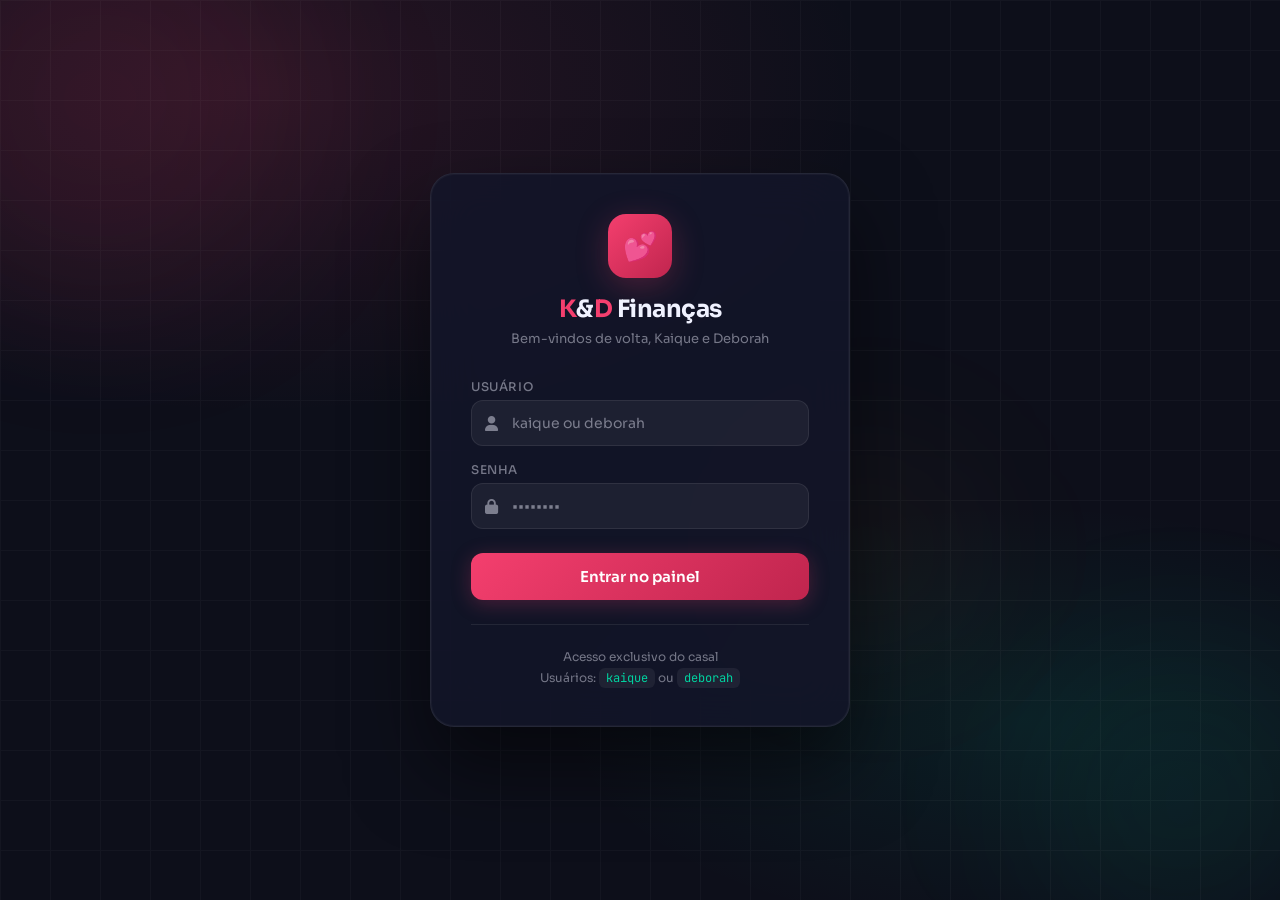
<file: index.html>
<!DOCTYPE html>
<html lang="pt-BR">
<head>
  <meta charset="UTF-8">
  <meta name="viewport" content="width=device-width, initial-scale=1.0">
  <title>K&D Finanças — Login</title>
  <link rel="preconnect" href="https://fonts.googleapis.com">
  <link href="https://fonts.googleapis.com/css2?family=Sora:wght@300;400;500;600;700&family=JetBrains+Mono:wght@400;500&display=swap" rel="stylesheet">
  <link rel="stylesheet" href="https://cdnjs.cloudflare.com/ajax/libs/font-awesome/6.5.0/css/all.min.css">
  <style>
    *, *::before, *::after { box-sizing: border-box; margin: 0; padding: 0; }

    :root {
      --rose:       #F43F6E;
      --rose-dark:  #C0254E;
      --rose-glow:  rgba(244,63,110,0.25);
      --navy:       #0D0F1A;
      --navy2:      #13162A;
      --navy3:      #1A1E35;
      --navy4:      #222645;
      --card:       rgba(255,255,255,0.04);
      --border:     rgba(255,255,255,0.08);
      --text:       #F0F2FF;
      --muted:      rgba(240,242,255,0.45);
      --teal:       #00D4A1;
      --amber:      #FFB830;
    }

    html, body {
      height: 100%;
      font-family: 'Sora', sans-serif;
      background: var(--navy);
      color: var(--text);
      overflow: hidden;
    }

    /* animated background */
    .bg {
      position: fixed; inset: 0; z-index: 0;
      background: radial-gradient(ellipse 80% 60% at 20% 10%, rgba(244,63,110,0.12) 0%, transparent 60%),
                  radial-gradient(ellipse 60% 40% at 80% 80%, rgba(0,212,161,0.08) 0%, transparent 60%),
                  var(--navy);
    }
    .bg-orb {
      position: absolute; border-radius: 50%; filter: blur(80px); animation: float 8s ease-in-out infinite;
    }
    .bg-orb.o1 { width: 400px; height: 400px; background: rgba(244,63,110,0.08); top: -100px; left: -100px; animation-delay: 0s; }
    .bg-orb.o2 { width: 300px; height: 300px; background: rgba(0,212,161,0.06); bottom: -50px; right: -50px; animation-delay: -3s; }
    .bg-orb.o3 { width: 200px; height: 200px; background: rgba(255,184,48,0.05); top: 50%; left: 60%; animation-delay: -5s; }

    @keyframes float {
      0%, 100% { transform: translateY(0) scale(1); }
      50% { transform: translateY(-30px) scale(1.05); }
    }

    /* grid pattern */
    .grid-overlay {
      position: fixed; inset: 0; z-index: 0; opacity: 0.03;
      background-image: linear-gradient(rgba(255,255,255,1) 1px, transparent 1px),
                        linear-gradient(90deg, rgba(255,255,255,1) 1px, transparent 1px);
      background-size: 50px 50px;
    }

    .login-wrap {
      position: relative; z-index: 10;
      height: 100vh;
      display: flex; align-items: center; justify-content: center;
      padding: 2rem;
    }

    .login-box {
      width: 100%; max-width: 420px;
      background: rgba(19,22,42,0.85);
      backdrop-filter: blur(24px);
      border: 1px solid var(--border);
      border-radius: 24px;
      padding: 2.5rem;
      box-shadow: 0 40px 80px rgba(0,0,0,0.5), 0 0 0 1px rgba(255,255,255,0.03) inset;
    }

    .brand {
      text-align: center; margin-bottom: 2rem;
    }
    .brand-icon {
      width: 64px; height: 64px; margin: 0 auto 1rem;
      background: linear-gradient(135deg, var(--rose), var(--rose-dark));
      border-radius: 18px;
      display: flex; align-items: center; justify-content: center;
      font-size: 28px;
      box-shadow: 0 8px 32px var(--rose-glow);
    }
    .brand h1 { font-size: 24px; font-weight: 700; letter-spacing: -0.5px; }
    .brand h1 span { color: var(--rose); }
    .brand p { font-size: 13px; color: var(--muted); margin-top: 6px; }

    .form-group { margin-bottom: 1rem; }
    .form-group label {
      display: block; font-size: 12px; font-weight: 500;
      color: var(--muted); margin-bottom: 6px; letter-spacing: 0.05em; text-transform: uppercase;
    }
    .input-wrap { position: relative; }
    .input-wrap i {
      position: absolute; left: 14px; top: 50%; transform: translateY(-50%);
      color: var(--muted); font-size: 15px;
    }
    .form-group input {
      width: 100%; padding: 13px 14px 13px 40px;
      background: rgba(255,255,255,0.05);
      border: 1px solid var(--border);
      border-radius: 12px;
      color: var(--text);
      font-family: 'Sora', sans-serif;
      font-size: 14px;
      transition: border-color 0.2s, background 0.2s;
      outline: none;
    }
    .form-group input:focus {
      border-color: var(--rose);
      background: rgba(244,63,110,0.05);
    }
    .form-group input::placeholder { color: var(--muted); }

    .error-msg {
      display: none;
      background: rgba(244,63,110,0.1);
      border: 1px solid rgba(244,63,110,0.3);
      border-radius: 10px;
      padding: 10px 14px;
      font-size: 13px;
      color: #ff8fab;
      margin-bottom: 1rem;
    }
    .error-msg.show { display: flex; align-items: center; gap: 8px; }

    .btn-login {
      width: 100%; padding: 14px;
      background: linear-gradient(135deg, var(--rose), var(--rose-dark));
      border: none; border-radius: 12px;
      color: #fff; font-family: 'Sora', sans-serif;
      font-size: 15px; font-weight: 600;
      cursor: pointer;
      transition: opacity 0.2s, transform 0.15s;
      box-shadow: 0 4px 20px var(--rose-glow);
      margin-top: 0.5rem;
    }
    .btn-login:hover { opacity: 0.9; transform: translateY(-1px); }
    .btn-login:active { transform: translateY(0) scale(0.99); }

    .hint {
      margin-top: 1.5rem;
      padding-top: 1.5rem;
      border-top: 1px solid var(--border);
      text-align: center;
      font-size: 12px; color: var(--muted);
    }
    .hint code {
      font-family: 'JetBrains Mono', monospace;
      background: rgba(255,255,255,0.06);
      padding: 2px 7px; border-radius: 6px;
      font-size: 12px; color: var(--teal);
    }
  </style>
</head>
<body>
  <div class="bg">
    <div class="bg-orb o1"></div>
    <div class="bg-orb o2"></div>
    <div class="bg-orb o3"></div>
  </div>
  <div class="grid-overlay"></div>

  <div class="login-wrap">
    <div class="login-box">
      <div class="brand">
        <div class="brand-icon">💕</div>
        <h1><span>K</span>&<span>D</span> Finanças</h1>
        <p>Bem-vindos de volta, Kaique e Deborah</p>
      </div>

      <div class="error-msg" id="errMsg">
        <i class="fa-solid fa-circle-exclamation"></i>
        <span>Usuário ou senha incorretos.</span>
      </div>

      <div class="form-group">
        <label>Usuário</label>
        <div class="input-wrap">
          <i class="fa-solid fa-user"></i>
          <input type="text" id="username" placeholder="kaique ou deborah" autocomplete="username">
        </div>
      </div>

      <div class="form-group">
        <label>Senha</label>
        <div class="input-wrap">
          <i class="fa-solid fa-lock"></i>
          <input type="password" id="password" placeholder="••••••••" autocomplete="current-password">
        </div>
      </div>

      <button class="btn-login" onclick="doLogin()">Entrar no painel</button>

      <div class="hint">
        <p>Acesso exclusivo do casal</p>
        <p style="margin-top:6px;">Usuários: <code>kaique</code> ou <code>deborah</code></p>
      </div>
    </div>
  </div>

  <script>
    // =====================================================
    // CREDENCIAIS — altere aqui as senhas
    // =====================================================
    const USERS = {
      kaique:  'minhasenha123',
      deborah: 'minhasenha123'
    };

    document.getElementById('password').addEventListener('keydown', e => {
      if (e.key === 'Enter') doLogin();
    });

    function doLogin() {
      const u = document.getElementById('username').value.trim().toLowerCase();
      const p = document.getElementById('password').value;
      const err = document.getElementById('errMsg');
      if (USERS[u] && USERS[u] === p) {
        sessionStorage.setItem('kd_user', u);
        window.location.href = 'pages/dashboard.html';
      } else {
        err.classList.add('show');
        document.getElementById('password').value = '';
        setTimeout(() => err.classList.remove('show'), 3000);
      }
    }
  </script>
</body>
</html>
</file>
